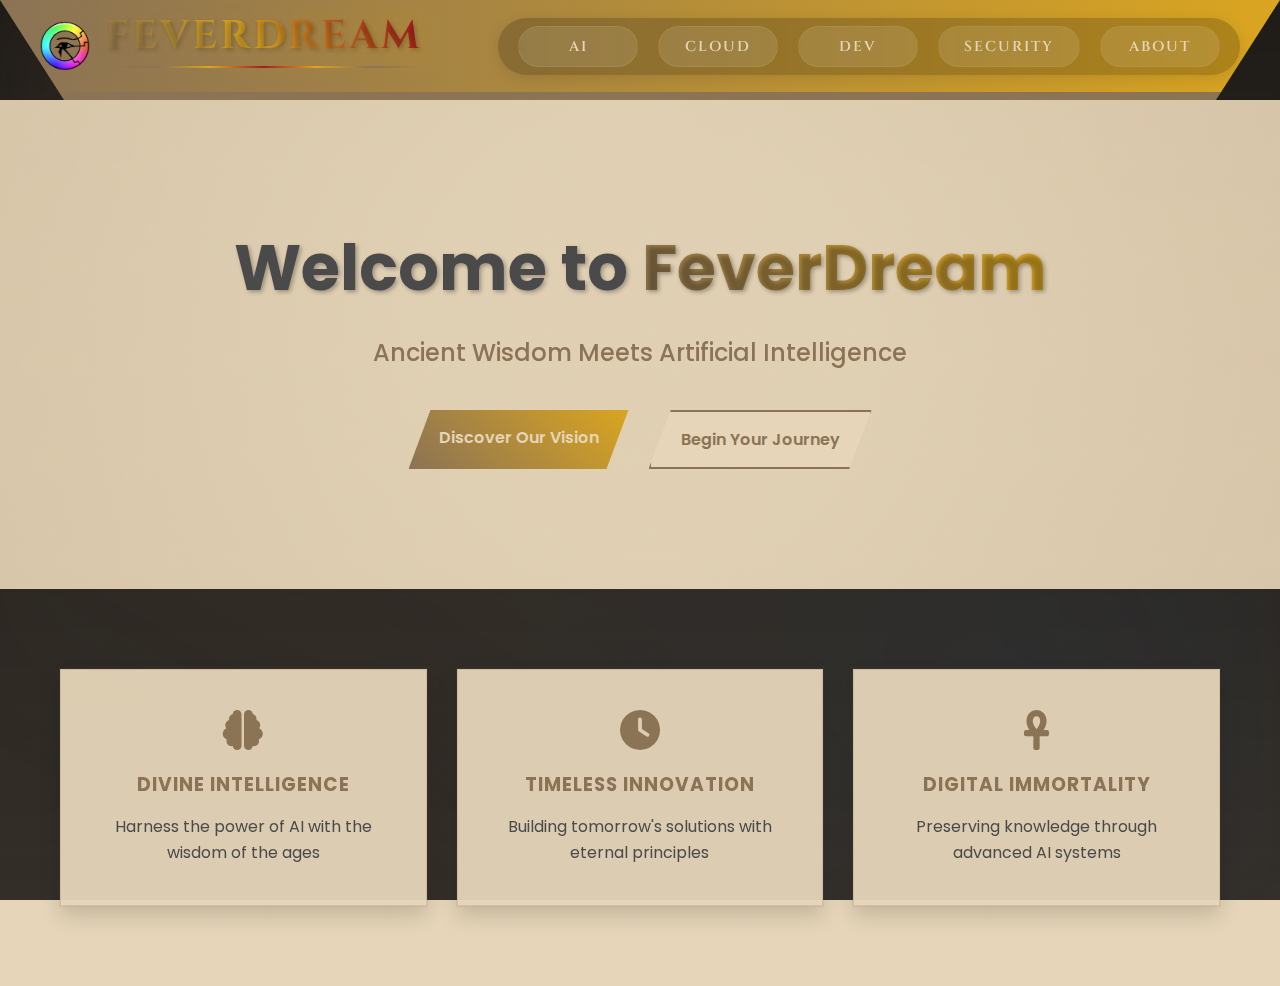
<file: index.html>
<!DOCTYPE html>
<html lang="en">
<head>
    <meta charset="UTF-8">
    <meta name="viewport" content="width=device-width, initial-scale=1.0">
    <title>FeverDream</title>
    <link rel="icon" type="image/x-icon" href="/favicon.ico">
    <link rel="stylesheet" href="styles.css">
    <link rel="stylesheet" href="https://cdnjs.cloudflare.com/ajax/libs/font-awesome/6.0.0/css/all.min.css">
    <link href="https://fonts.googleapis.com/css2?family=Cinzel:wght@400;700&family=Poppins:wght@300;400;600;700&display=swap" rel="stylesheet">
</head>
<body>
    <header>
        <div class="header-content">
            <div class="logo-section">
                <a href="index.html" class="logo-container">
                    <img src="FEVER DREAM.png" alt="FEVERDREAM Logo" class="logo-img">
                    <h1 class="site-title">FEVERDREAM</h1>
                </a>
            </div>
            <nav class="nav-bar">
                <a href="ai.html" class="nav-button">AI</a>
                <a href="cloud.html" class="nav-button">Cloud</a>
                <a href="dev.html" class="nav-button">DEV</a>
                <a href="security.html" class="nav-button">Security</a>
                <a href="about.html" class="nav-button">About</a>
            </nav>
        </div>
    </header>

    <main>
        <section class="hero">
            <h1>Welcome to <span class="gradient-text">FeverDream</span></h1>
            <p class="tagline">Ancient Wisdom Meets Artificial Intelligence</p>
            <div class="cta-buttons">
                <a href="about.html" class="cta-button primary">Discover Our Vision</a>
                <a href="mailto:vendas@feverdream.dev" class="cta-button secondary">Begin Your Journey</a>
            </div>
        </section>

        <section class="features">
            <div class="feature-card">
                <i class="fas fa-brain"></i>
                <h3>Divine Intelligence</h3>
                <p>Harness the power of AI with the wisdom of the ages</p>
            </div>
            <div class="feature-card">
                <i class="fas fa-clock"></i>
                <h3>Timeless Innovation</h3>
                <p>Building tomorrow's solutions with eternal principles</p>
            </div>
            <div class="feature-card">
                <i class="fas fa-ankh"></i>
                <h3>Digital Immortality</h3>
                <p>Preserving knowledge through advanced AI systems</p>
            </div>
        </section>

        <section class="animated-background">
            <div class="particles"></div>
        </section>
    </main>

    <script src="script.js"></script>
</body>
</html>
</file>
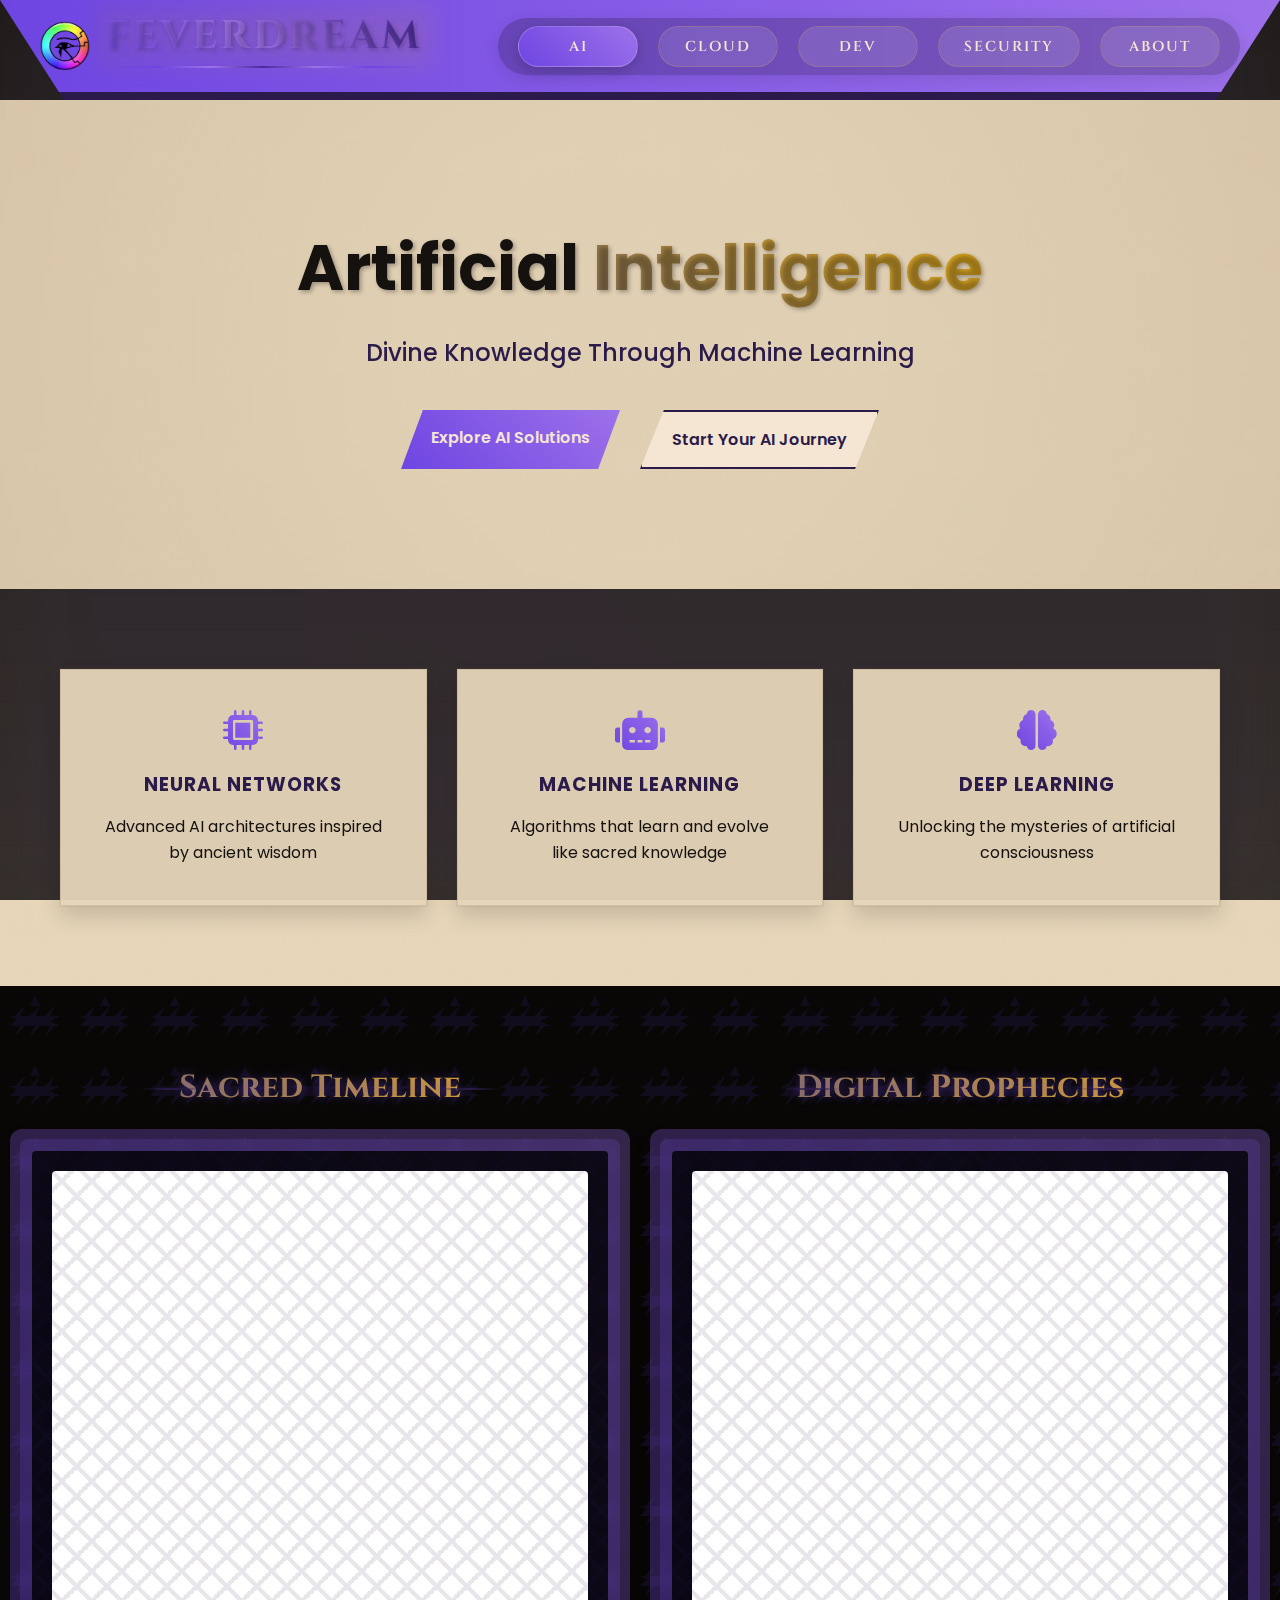
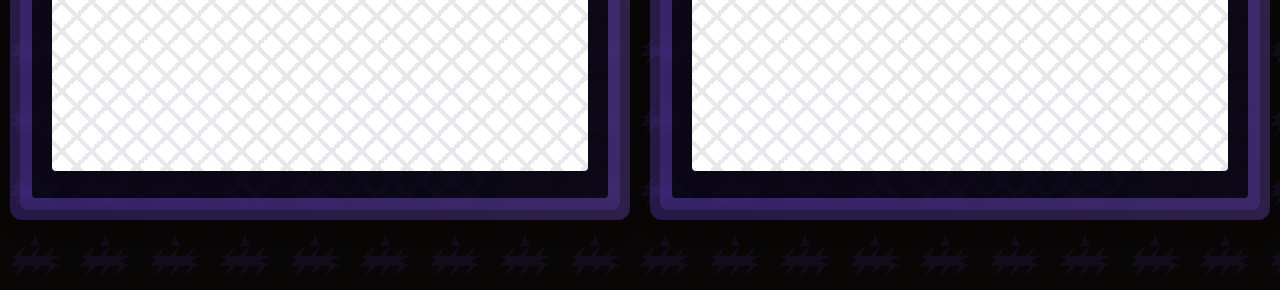
<file: ai.html>
<!DOCTYPE html>
<html lang="en">
<head>
    <meta charset="UTF-8">
    <meta name="viewport" content="width=device-width, initial-scale=1.0">
    <title>FeverDream</title>
    <link rel="icon" type="image/x-icon" href="/favicon.ico">
    <link rel="stylesheet" href="styles.css">
    <link rel="stylesheet" href="ai-styles.css">
    <link rel="stylesheet" href="https://cdnjs.cloudflare.com/ajax/libs/font-awesome/6.0.0/css/all.min.css">
    <link href="https://fonts.googleapis.com/css2?family=Cinzel:wght@400;700&family=Poppins:wght@300;400;600;700&display=swap" rel="stylesheet">
</head>
<body class="ai-theme">
    <header>
        <div class="header-content">
            <div class="logo-section">
                <a href="index.html" class="logo-container">
                    <img src="FEVER DREAM.png" alt="FEVERDREAM Logo" class="logo-img">
                    <h1 class="site-title">FEVERDREAM</h1>
                </a>
            </div>
            <nav class="nav-bar">
                <a href="ai.html" class="nav-button active">AI</a>
                <a href="cloud.html" class="nav-button">Cloud</a>
                <a href="dev.html" class="nav-button">DEV</a>
                <a href="security.html" class="nav-button">Security</a>
                <a href="about.html" class="nav-button">About</a>
            </nav>
        </div>
    </header>

    <main>
        <section class="hero">
            <h1>Artificial <span class="gradient-text">Intelligence</span></h1>
            <p class="tagline">Divine Knowledge Through Machine Learning</p>
            <div class="cta-buttons">
                <a href="#solutions" class="cta-button primary">Explore AI Solutions</a>
                <a href="mailto:vendas@feverdream.dev?subject=Starting%20My%20AI%20Journey&body=Hello%20FeverDream%20Team,%0A%0AI'm%20interested%20in%20starting%20my%20AI%20journey%20with%20FeverDream.%20Please%20provide%20me%20with%20more%20information%20about%20your%20AI%20solutions.%0A%0ABest%20regards" class="cta-button secondary">Start Your AI Journey</a>
            </div>
        </section>

        <section class="features">
            <div class="feature-card">
                <i class="fas fa-microchip"></i>
                <h3>Neural Networks</h3>
                <p>Advanced AI architectures inspired by ancient wisdom</p>
            </div>
            <div class="feature-card">
                <i class="fas fa-robot"></i>
                <h3>Machine Learning</h3>
                <p>Algorithms that learn and evolve like sacred knowledge</p>
            </div>
            <div class="feature-card">
                <i class="fas fa-brain"></i>
                <h3>Deep Learning</h3>
                <p>Unlocking the mysteries of artificial consciousness</p>
            </div>
        </section>

        <section class="animated-background">
            <div class="particles"></div>
        </section>

        <section class="social-section">
            <div class="container">
                <div class="social-grid">
                    <div class="instagram-portal">
                        <h2 class="portal-title"><span class="gradient-text">Sacred Timeline</span></h2>
                        <div class="portal-frame">
                            <div class="hieroglyph-border">
                                <iframe
                                    src="https://www.instagram.com/feverdream.dev/embed"
                                    width="100%"
                                    height="600"
                                    frameborder="0"
                                    scrolling="no"
                                    allowtransparency="true">
                                </iframe>
                            </div>
                        </div>
                    </div>
                    <div class="crypto-news">
                        <h2 class="portal-title"><span class="gradient-text">Digital Prophecies</span></h2>
                        <div class="portal-frame">
                            <div class="hieroglyph-border">
                                <iframe
                                    src="https://www.instagram.com/kryptokingnews/embed"
                                    width="100%"
                                    height="600"
                                    frameborder="0"
                                    scrolling="no"
                                    allowtransparency="true">
                                </iframe>
                            </div>
                        </div>
                    </div>
                </div>
            </div>
        </section>
    </main>

    <script src="script.js"></script>
</body>
</html>
</file>
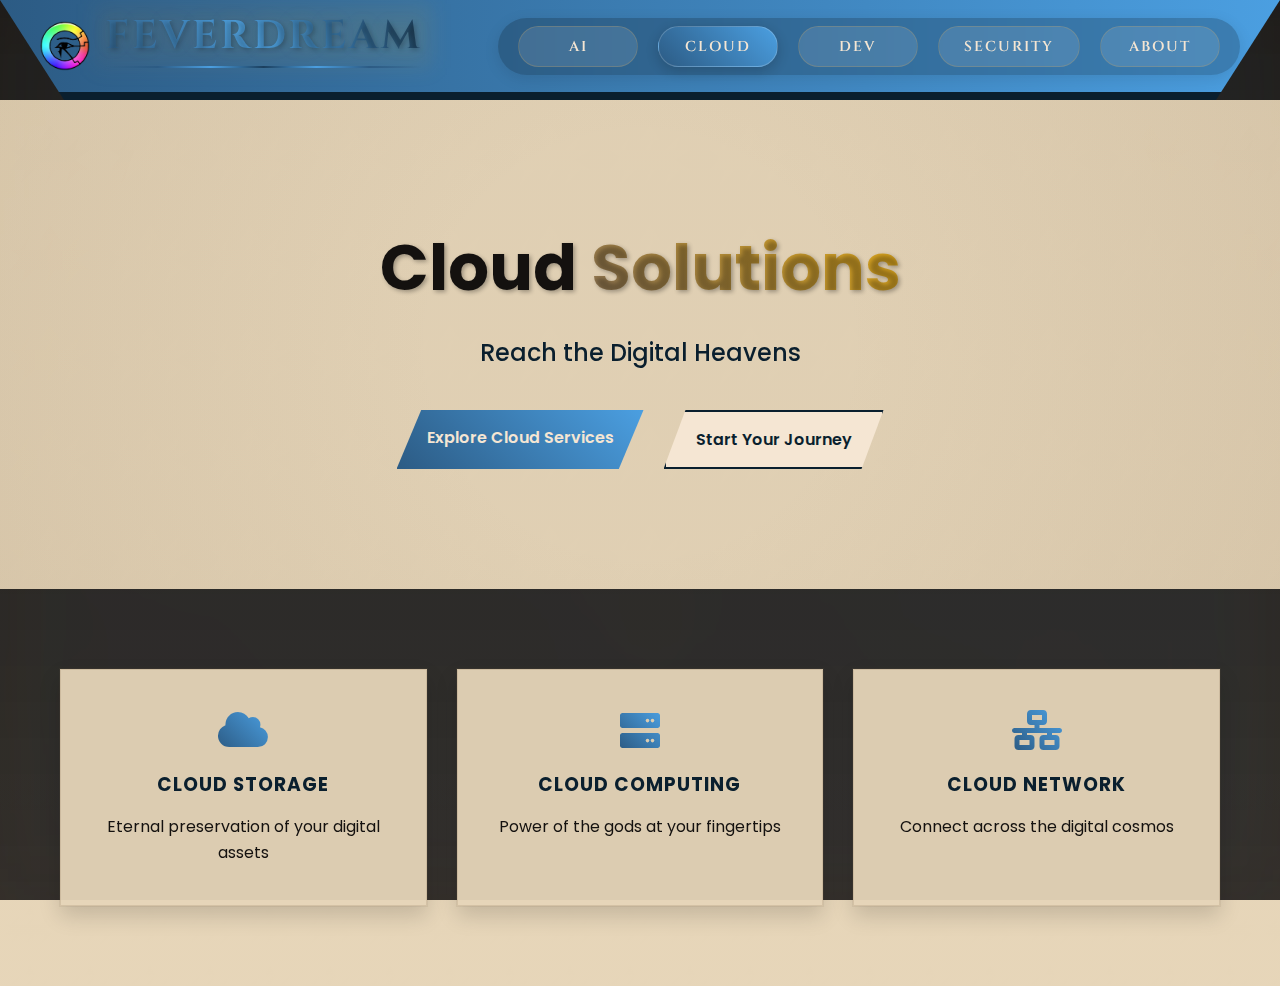
<file: cloud.html>
<!DOCTYPE html>
<html lang="en">
<head>
    <meta charset="UTF-8">
    <meta name="viewport" content="width=device-width, initial-scale=1.0">
    <title>FeverDream</title>
    <link rel="icon" type="image/x-icon" href="/favicon.ico">
    <link rel="stylesheet" href="styles.css">
    <link rel="stylesheet" href="cloud-styles.css">
    <link rel="stylesheet" href="cloud-services.css">
    <link rel="stylesheet" href="https://cdnjs.cloudflare.com/ajax/libs/font-awesome/6.0.0/css/all.min.css">
    <link href="https://fonts.googleapis.com/css2?family=Cinzel:wght@400;700&family=Poppins:wght@300;400;600;700&display=swap" rel="stylesheet">
</head>
<body class="cloud-theme">
    <header>
        <div class="header-content">
            <div class="logo-section">
                <a href="index.html" class="logo-container">
                    <img src="FEVER DREAM.png" alt="FEVERDREAM Logo" class="logo-img">
                    <h1 class="site-title">FEVERDREAM</h1>
                </a>
            </div>
            <nav class="nav-bar">
                <a href="ai.html" class="nav-button">AI</a>
                <a href="cloud.html" class="nav-button active">Cloud</a>
                <a href="dev.html" class="nav-button">DEV</a>
                <a href="security.html" class="nav-button">Security</a>
                <a href="about.html" class="nav-button">About</a>
            </nav>
        </div>
    </header>

    <main>
        <section class="hero">
            <h1>Cloud <span class="gradient-text">Solutions</span></h1>
            <p class="tagline">Reach the Digital Heavens</p>
            <div class="cta-buttons">
                <a href="#" class="cta-button primary explore-cloud-services">Explore Cloud Services</a>
                <a href="#contact" class="cta-button secondary">Start Your Journey</a>
            </div>
        </section>

        <section class="features">
            <div class="feature-card">
                <i class="fas fa-cloud"></i>
                <h3>Cloud Storage</h3>
                <p>Eternal preservation of your digital assets</p>
            </div>
            <div class="feature-card">
                <i class="fas fa-server"></i>
                <h3>Cloud Computing</h3>
                <p>Power of the gods at your fingertips</p>
            </div>
            <div class="feature-card">
                <i class="fas fa-network-wired"></i>
                <h3>Cloud Network</h3>
                <p>Connect across the digital cosmos</p>
            </div>
        </section>

        <!-- Cloud Services Modal -->
        <div class="cloud-services-modal">
            <div class="modal-content">
                <button class="close-modal"><i class="fas fa-times"></i></button>
                <h2 class="service-title">Our Cloud Services</h2>
                <div class="services-grid">
                    <div class="service-card">
                        <div class="service-icon">
                            <i class="fas fa-building"></i>
                        </div>
                        <h3 class="service-title">Building</h3>
                        <p class="service-description">Custom cloud infrastructure design and implementation tailored to your needs. From architecture planning to deployment.</p>
                    </div>
                    <div class="service-card">
                        <div class="service-icon">
                            <i class="fas fa-server"></i>
                        </div>
                        <h3 class="service-title">Hosting</h3>
                        <p class="service-description">Reliable and scalable hosting solutions with advanced security features and global content delivery networks.</p>
                    </div>
                    <div class="service-card">
                        <div class="service-icon">
                            <i class="fas fa-cogs"></i>
                        </div>
                        <h3 class="service-title">Maintaining</h3>
                        <p class="service-description">Comprehensive maintenance services including monitoring, updates, optimization, and 24/7 technical support.</p>
                    </div>
                </div>
            </div>
        </div>

        <section class="animated-background">
            <div class="particles"></div>
        </section>
    </main>

    <script src="script.js"></script>
    <script src="cloud-services.js"></script>
</body>
</html>
</file>
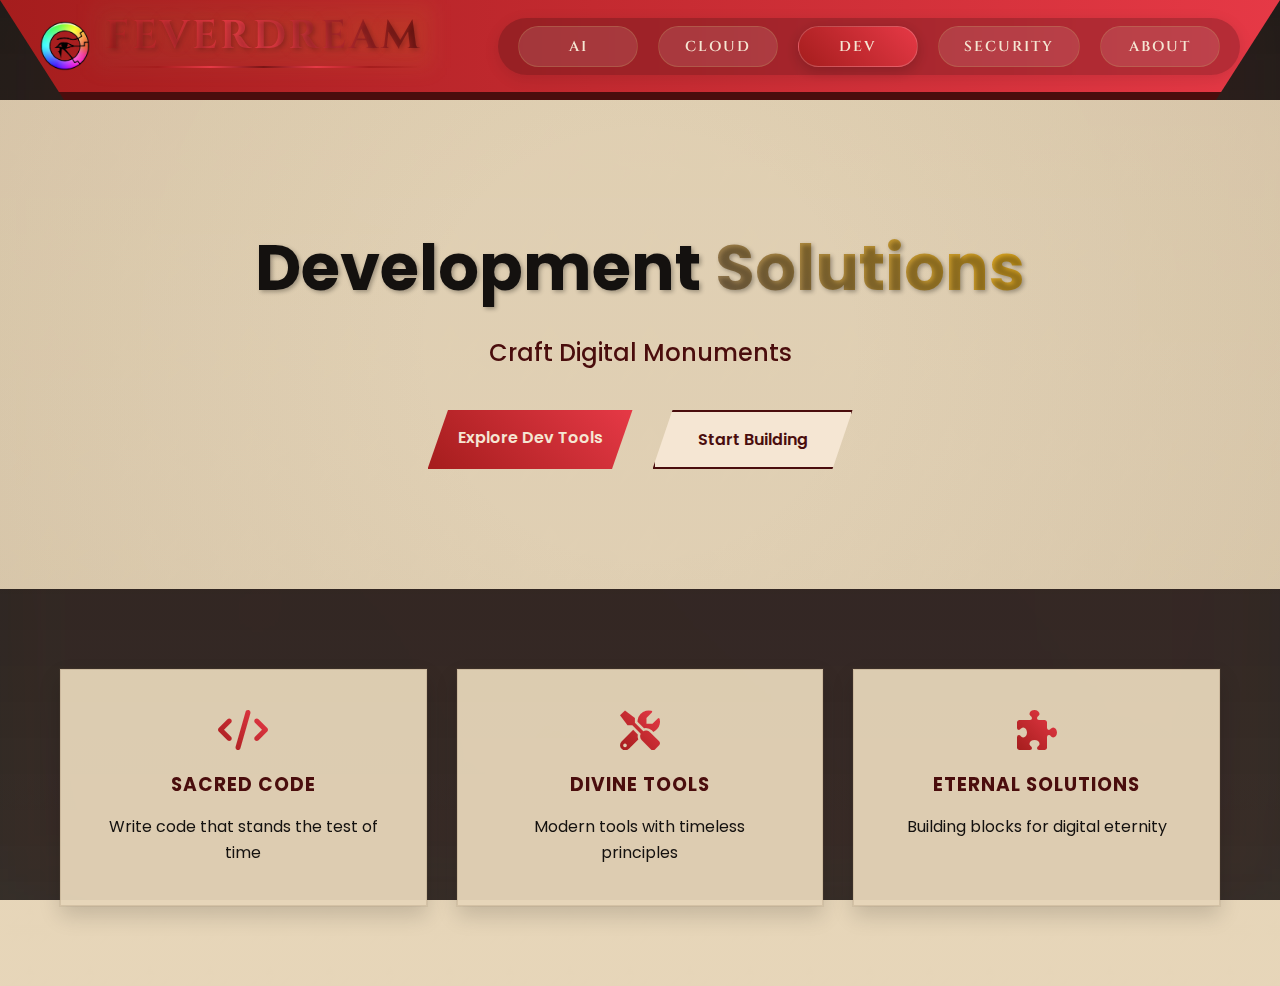
<file: dev.html>
<!DOCTYPE html>
<html lang="en">
<head>
    <meta charset="UTF-8">
    <meta name="viewport" content="width=device-width, initial-scale=1.0">
    <title>FeverDream</title>
    <link rel="icon" type="image/x-icon" href="/favicon.ico">
    <link rel="stylesheet" href="styles.css">
    <link rel="stylesheet" href="dev-styles.css">
    <link rel="stylesheet" href="dev-services.css">
    <link rel="stylesheet" href="https://cdnjs.cloudflare.com/ajax/libs/font-awesome/6.0.0/css/all.min.css">
    <link href="https://fonts.googleapis.com/css2?family=Cinzel:wght@400;700&family=Poppins:wght@300;400;600;700&display=swap" rel="stylesheet">
</head>
<body class="dev-theme">
    <header>
        <div class="header-content">
            <div class="logo-section">
                <a href="index.html" class="logo-container">
                    <img src="FEVER DREAM.png" alt="FEVERDREAM Logo" class="logo-img">
                    <h1 class="site-title">FEVERDREAM</h1>
                </a>
            </div>
            <nav class="nav-bar">
                <a href="ai.html" class="nav-button">AI</a>
                <a href="cloud.html" class="nav-button">Cloud</a>
                <a href="dev.html" class="nav-button active">DEV</a>
                <a href="security.html" class="nav-button">Security</a>
                <a href="about.html" class="nav-button">About</a>
            </nav>
        </div>
    </header>

    <main>
        <section class="hero">
            <h1>Development <span class="gradient-text">Solutions</span></h1>
            <p class="tagline">Craft Digital Monuments</p>
            <div class="cta-buttons">
                <a href="#" class="cta-button primary explore-dev-services">Explore Dev Tools</a>
                <a href="#contact" class="cta-button secondary">Start Building</a>
            </div>
        </section>

        <section class="features">
            <div class="feature-card">
                <i class="fas fa-code"></i>
                <h3>Sacred Code</h3>
                <p>Write code that stands the test of time</p>
            </div>
            <div class="feature-card">
                <i class="fas fa-tools"></i>
                <h3>Divine Tools</h3>
                <p>Modern tools with timeless principles</p>
            </div>
            <div class="feature-card">
                <i class="fas fa-puzzle-piece"></i>
                <h3>Eternal Solutions</h3>
                <p>Building blocks for digital eternity</p>
            </div>
        </section>

        <!-- Dev Services Modal -->
        <div class="dev-services-modal">
            <div class="dev-modal-content">
                <button class="close-modal"><i class="fas fa-times"></i></button>
                <h2>Development Services</h2>
                <div class="dev-services-grid">
                    <div class="dev-service-card">
                        <div class="dev-service-icon">
                            <i class="fas fa-brain"></i>
                        </div>
                        <h3 class="dev-service-title">AI Development</h3>
                        <p class="dev-service-description">Custom AI solutions and machine learning models. From computer vision to natural language processing, we build intelligent systems that drive innovation.</p>
                    </div>
                    <div class="dev-service-card">
                        <div class="dev-service-icon">
                            <i class="fas fa-robot"></i>
                        </div>
                        <h3 class="dev-service-title">LLM Development</h3>
                        <p class="dev-service-description">Specialized in Large Language Models implementation and fine-tuning. Create powerful AI assistants and natural language processing solutions.</p>
                    </div>
                    <div class="dev-service-card">
                        <div class="dev-service-icon">
                            <i class="fas fa-database"></i>
                        </div>
                        <h3 class="dev-service-title">Backend Systems</h3>
                        <p class="dev-service-description">Robust backend infrastructure, APIs, and database solutions. Scalable and secure server-side development.</p>
                    </div>
                </div>
            </div>
        </div>

        <section class="animated-background">
            <div class="particles"></div>
        </section>
    </main>

    <script src="script.js"></script>
    <script src="dev-services.js"></script>
</body>
</html>
</file>
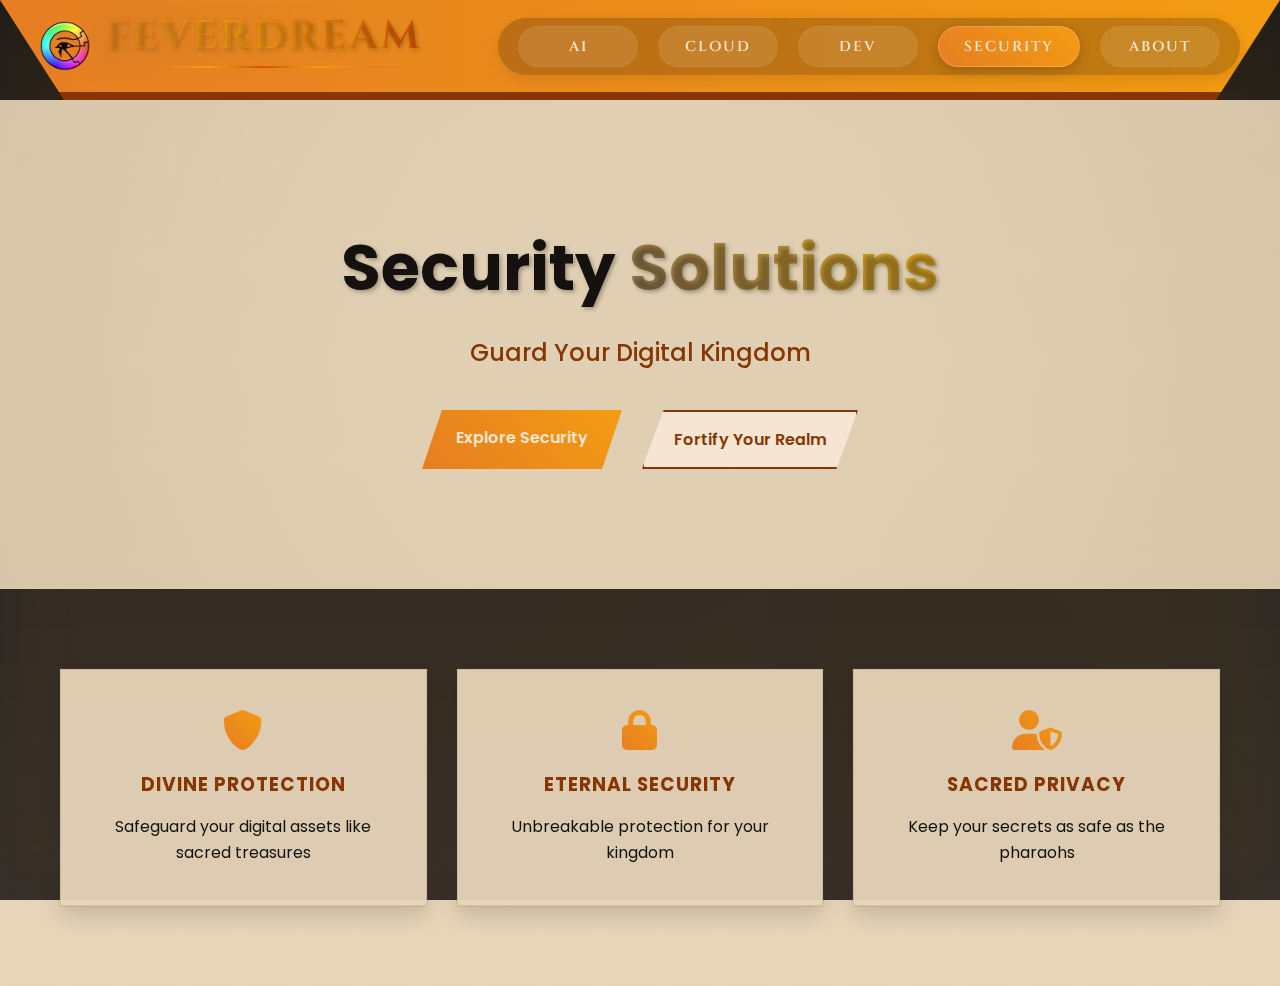
<file: security.html>
<!DOCTYPE html>
<html lang="en">
<head>
    <meta charset="UTF-8">
    <meta name="viewport" content="width=device-width, initial-scale=1.0">
    <title>FeverDream</title>
    <link rel="icon" type="image/x-icon" href="/favicon.ico">
    <link rel="stylesheet" href="styles.css">
    <link rel="stylesheet" href="security-styles.css">
    <link rel="stylesheet" href="security-services.css">
    <link rel="stylesheet" href="https://cdnjs.cloudflare.com/ajax/libs/font-awesome/6.0.0/css/all.min.css">
    <link href="https://fonts.googleapis.com/css2?family=Cinzel:wght@400;700&family=Poppins:wght@300;400;600;700&display=swap" rel="stylesheet">
</head>
<body class="security-theme">
    <header>
        <div class="header-content">
            <div class="logo-section">
                <a href="index.html" class="logo-container">
                    <img src="FEVER DREAM.png" alt="FEVERDREAM Logo" class="logo-img">
                    <h1 class="site-title">FEVERDREAM</h1>
                </a>
            </div>
            <nav class="nav-bar">
                <a href="ai.html" class="nav-button">AI</a>
                <a href="cloud.html" class="nav-button">Cloud</a>
                <a href="dev.html" class="nav-button">DEV</a>
                <a href="security.html" class="nav-button active">Security</a>
                <a href="about.html" class="nav-button">About</a>
            </nav>
        </div>
    </header>

    <main>
        <section class="hero">
            <h1>Security <span class="gradient-text">Solutions</span></h1>
            <p class="tagline">Guard Your Digital Kingdom</p>
            <div class="cta-buttons">
                <a href="#" class="cta-button primary explore-security-services">Explore Security</a>
                <a href="#contact" class="cta-button secondary">Fortify Your Realm</a>
            </div>
        </section>

        <section class="features">
            <div class="feature-card">
                <i class="fas fa-shield-alt"></i>
                <h3>Divine Protection</h3>
                <p>Safeguard your digital assets like sacred treasures</p>
            </div>
            <div class="feature-card">
                <i class="fas fa-lock"></i>
                <h3>Eternal Security</h3>
                <p>Unbreakable protection for your kingdom</p>
            </div>
            <div class="feature-card">
                <i class="fas fa-user-shield"></i>
                <h3>Sacred Privacy</h3>
                <p>Keep your secrets as safe as the pharaohs</p>
            </div>
        </section>

        <!-- Security Services Modal -->
        <div class="security-services-modal">
            <div class="security-modal-content">
                <button class="close-modal"><i class="fas fa-times"></i></button>
                <h2>Security Services</h2>
                <div class="security-services-grid">
                    <div class="security-service-card">
                        <div class="security-service-icon">
                            <i class="fas fa-shield-virus"></i>
                        </div>
                        <h3 class="security-service-title">Security Reformation</h3>
                        <p class="security-service-description">Complete security infrastructure overhaul and modernization. Implement cutting-edge security protocols and best practices for maximum protection.</p>
                    </div>
                    <div class="security-service-card">
                        <div class="security-service-icon">
                            <i class="fas fa-shield-alt"></i>
                        </div>
                        <h3 class="security-service-title">Protection Development</h3>
                        <p class="security-service-description">Custom security solutions and advanced protection systems. Develop robust security measures tailored to your specific needs and threats.</p>
                    </div>
                    <div class="security-service-card">
                        <div class="security-service-icon">
                            <i class="fas fa-database"></i>
                        </div>
                        <h3 class="security-service-title">Data Assurance</h3>
                        <p class="security-service-description">Comprehensive data protection and integrity verification. Ensure your sensitive information remains secure and uncompromised at all times.</p>
                    </div>
                </div>
            </div>
        </div>

        <section class="animated-background">
            <div class="particles"></div>
        </section>
    </main>

    <script src="script.js"></script>
    <script src="security-services.js"></script>
</body>
</html>
</file>
<file: styles.css>
:root {
    --primary-color: #8B7355; /* Darker Egyptian Gold */
    --secondary-color: #DAA520; /* Darker Gold */
    --text-color: #4A4A4A; /* Darker Text */
    --background-color: #E6D5B8; /* Darker Sand */
    --hieroglyph-color: #8B7355; /* Darker Hieroglyph Color */
    --accent-color: #A51D1D;     /* Egyptian red */
}

* {
    margin: 0;
    padding: 0;
    box-sizing: border-box;
}

body {
    font-family: 'Poppins', sans-serif;
    background-color: var(--background-color);
    color: var(--text-color);
    overflow-x: hidden;
    background-image: 
        linear-gradient(rgba(230, 213, 184, 0.97), rgba(230, 213, 184, 0.97)),
        url("data:image/svg+xml,%3Csvg width='60' height='60' viewBox='0 0 60 60' xmlns='http://www.w3.org/2000/svg'%3E%3Cpath d='M30 5L35 15H25L30 5zM15 25H5L15 30L5 35H15L10 45L20 35H30L25 45L35 35H45L40 45L50 35H55L45 30L55 25H45L50 15L40 25H30L35 15L25 25H15L20 15L10 25H5L15 30L5 35z' fill='%238B7355' fill-opacity='0.1'/%3E%3C/svg%3E");
}

header {
    height: 100px;
    display: flex;
    align-items: center;
    justify-content: center;
    position: relative;
    background: linear-gradient(to right, var(--primary-color), var(--secondary-color));
    border-bottom: 8px solid var(--hieroglyph-color);
    clip-path: polygon(0 0, 100% 0, 95% 100%, 5% 100%);
    padding: 20px 40px;
}

.header-content {
    display: flex;
    align-items: center;
    justify-content: space-between;
    width: 100%;
    max-width: 1400px;
}

.logo-section {
    display: flex;
    align-items: center;
    gap: 20px;
    position: relative;
    height: 80px;
}

.logo-container {
    display: flex;
    align-items: center;
    gap: 15px;
    text-decoration: none;
    transition: transform 0.3s ease;
}

.logo-container:hover {
    transform: scale(1.02);
}

.logo-container:active {
    transform: scale(0.98);
}

.logo-img {
    width: 50px;
    height: 50px;
}

.site-title {
    font-family: 'Cinzel', serif;
    font-size: 2.5rem;
    font-weight: 700;
    text-transform: uppercase;
    letter-spacing: 3px;
    position: relative;
    background: linear-gradient(
        45deg,
        var(--primary-color) 0%,
        var(--secondary-color) 25%,
        var(--accent-color) 50%,
        var(--secondary-color) 75%,
        var(--primary-color) 100%
    );
    background-size: 200% auto;
    -webkit-background-clip: text;
    background-clip: text;
    -webkit-text-fill-color: transparent;
    animation: gradient 8s linear infinite;
    text-shadow: 
        2px 2px 4px rgba(0, 0, 0, 0.2),
        0 0 20px rgba(218, 165, 32, 0.1);
}

.site-title::before {
    content: '';
    position: absolute;
    top: -5px;
    left: -10px;
    right: -10px;
    bottom: -5px;
    background: linear-gradient(
        45deg,
        rgba(139, 115, 85, 0.1),
        rgba(218, 165, 32, 0.1)
    );
    filter: blur(10px);
    z-index: -1;
}

.site-title::after {
    content: '';
    position: absolute;
    bottom: -5px;
    left: 0;
    width: 100%;
    height: 2px;
    background: linear-gradient(
        to right,
        transparent,
        var(--primary-color),
        var(--secondary-color),
        var(--accent-color),
        var(--secondary-color),
        var(--primary-color),
        transparent
    );
    animation: shimmer 3s infinite;
}

.logo {
    display: flex;
    align-items: center;
    justify-content: center;
    height: 80px;
    width: 80px;
}

.logo img {
    height: 80px;
    width: 80px;
    filter: drop-shadow(0 0 10px rgba(139, 115, 85, 0.3));
}

.hieroglyph-text-container {
    display: flex;
    align-items: center;
    height: 100%;
    padding-left: 20px;
}

.hieroglyph-text {
    font-family: 'Cinzel', serif;
    font-size: 28px;
    font-weight: 700;
    color: var(--primary-color);
    position: relative;
    display: flex;
    align-items: center;
    letter-spacing: 2px;
    text-shadow: 2px 2px 4px rgba(0, 0, 0, 0.2);
    background: linear-gradient(45deg, var(--primary-color), var(--secondary-color));
    -webkit-background-clip: text;
    background-clip: text;
    -webkit-text-fill-color: transparent;
}

.wing {
    height: 2px;
    width: 100px;
    background: linear-gradient(
        to var(--direction, right),
        transparent,
        var(--primary-color),
        transparent
    );
    position: relative;
}

.wing::after {
    content: '';
    position: absolute;
    top: -3px;
    left: 0;
    right: 0;
    height: 8px;
    background: repeating-linear-gradient(
        90deg,
        transparent,
        transparent 5px,
        var(--primary-color) 5px,
        var(--primary-color) 6px
    );
    opacity: 0.5;
}

.left-wing {
    --direction: right;
}

.right-wing {
    --direction: left;
}

.nav-bar {
    display: flex;
    gap: 20px;
    background: rgba(0, 0, 0, 0.2);
    padding: 8px 20px;
    border-radius: 30px;
    backdrop-filter: blur(5px);
    box-shadow: 0 4px 15px rgba(0, 0, 0, 0.1);
}

.nav-button {
    text-decoration: none;
    color: var(--background-color);
    padding: 10px 25px;
    font-family: 'Cinzel', serif;
    font-weight: 600;
    position: relative;
    transition: all 0.3s ease;
    text-transform: uppercase;
    letter-spacing: 2px;
    font-size: 0.9rem;
    border: 1px solid transparent;
    border-radius: 30px;
    display: flex;
    align-items: center;
    justify-content: center;
    min-width: 120px;
    background: linear-gradient(
        to right,
        transparent 0%,
        transparent 50%,
        rgba(255, 255, 255, 0.1) 50%,
        rgba(255, 255, 255, 0.1) 100%
    );
    background-size: 200% 100%;
    background-position: 100% 0;
    position: relative;
    overflow: hidden;
    transition: all 0.3s ease;
    border: 1px solid rgba(192, 160, 98, 0.3);
}

.nav-button::before {
    content: '';
    position: absolute;
    top: 50%;
    left: 50%;
    width: 300%;
    height: 300%;
    background: radial-gradient(circle, rgba(192, 160, 98, 0.2), transparent 70%);
    transform: translate(-50%, -50%) scale(0);
    transition: transform 0.6s ease-out;
}

.nav-button:hover::before {
    transform: translate(-50%, -50%) scale(1);
}

.nav-button::after {
    content: '';
    position: absolute;
    bottom: 0;
    left: 0;
    width: 100%;
    height: 2px;
    background: linear-gradient(90deg, transparent, #C0A062, transparent);
    transform: scaleX(0);
    transition: transform 0.3s ease;
}

.nav-button:hover::after {
    transform: scaleX(1);
}

.nav-button:hover {
    border-color: rgba(255, 255, 255, 0.3);
    background-position: 0 0;
    transform: translateY(-2px);
}

.nav-button.active {
    background: linear-gradient(45deg, var(--primary-color), var(--secondary-color));
    color: var(--background-color);
    border: 1px solid rgba(255, 255, 255, 0.2);
    box-shadow: 0 4px 15px rgba(0, 0, 0, 0.2);
}

.nav-button.active:before {
    opacity: 0;
}

.nav-button:after {
    content: '';
    position: absolute;
    bottom: -2px;
    left: 50%;
    transform: translateX(-50%) scaleX(0);
    width: 80%;
    height: 2px;
    background: var(--background-color);
    transition: transform 0.3s ease;
}

.nav-button:hover:after {
    transform: translateX(-50%) scaleX(1);
}

.nav-button.active:after {
    display: none;
}

.hero {
    text-align: center;
    padding: 120px 20px;
    position: relative;
    overflow: hidden;
    background: linear-gradient(rgba(230, 213, 184, 0.97), rgba(230, 213, 184, 0.97)),
                url("data:image/svg+xml,%3Csvg width='100' height='100' viewBox='0 0 100 100' xmlns='http://www.w3.org/2000/svg'%3E%3Cpath d='M50 25L60 40H40L50 25zM25 50H10L25 60L10 70H25L20 85L35 70H50L45 85L55 70H70L65 85L80 70H90L75 60L90 50H75L80 35L65 50H50L55 35L45 50H25L30 35L20 50H10L25 60L10 70z' fill='%238B7355' fill-opacity='0.1'/%3E%3C/svg%3E");
    position: relative;
    overflow: hidden;
    transform: none !important;
    transition: none !important;
}

.hero h1 {
    position: relative;
    text-shadow: 2px 2px 4px rgba(0, 0, 0, 0.3);
    animation: textGlow 3s infinite alternate;
}

.hero::before {
    content: '';
    position: absolute;
    top: 0;
    left: 0;
    right: 0;
    bottom: 0;
    background: radial-gradient(circle at center, transparent 30%, rgba(139, 115, 85, 0.1));
    animation: pulseGlow 4s infinite;
}

.gradient-text {
    background: linear-gradient(
        45deg,
        #8B7355,
        #DAA520,
        #8B7355
    );
    background-size: 200% auto;
    -webkit-background-clip: text;
    background-clip: text;
    -webkit-text-fill-color: transparent;
    animation: gradientFlow 3s linear infinite;
}

h1 {
    font-size: 4rem;
    margin-bottom: 20px;
}

.tagline {
    font-size: 1.5rem;
    color: var(--hieroglyph-color);
    margin-bottom: 40px;
    font-weight: 500;
}

.cta-buttons {
    display: flex;
    gap: 20px;
    justify-content: center;
    margin-top: 40px;
}

.cta-button {
    padding: 15px 30px;
    border-radius: 0;
    text-decoration: none;
    font-weight: 600;
    transition: transform 0.3s ease, box-shadow 0.3s ease;
    clip-path: polygon(10% 0, 100% 0, 90% 100%, 0 100%);
    min-width: 200px;
}

.cta-button:hover {
    transform: translateY(-2px);
    box-shadow: 0 4px 12px rgba(97, 75, 54, 0.2);
}

.primary {
    background: linear-gradient(45deg, var(--primary-color), var(--secondary-color));
    color: var(--background-color);
}

.secondary {
    background: var(--background-color);
    color: var(--hieroglyph-color);
    border: 2px solid var(--hieroglyph-color);
}

.features {
    display: grid;
    grid-template-columns: repeat(auto-fit, minmax(300px, 1fr));
    gap: 30px;
    padding: 80px 20px;
    max-width: 1200px;
    margin: 0 auto;
}

.feature-card {
    background: rgba(230, 213, 184, 0.95);
    padding: 40px;
    text-align: center;
    transition: transform 0.3s ease;
    position: relative;
    border: 1px solid rgba(139, 115, 85, 0.2);
    box-shadow: 
        0 10px 20px rgba(0, 0, 0, 0.15),
        0 0 0 1px rgba(139, 115, 85, 0.1);
    transform-style: preserve-3d;
    transition: all 0.5s cubic-bezier(0.4, 0, 0.2, 1);
}

.feature-card:hover {
    transform: translateY(-10px) rotateX(5deg);
    box-shadow: 
        0 20px 30px rgba(0, 0, 0, 0.2),
        0 0 0 2px rgba(139, 115, 85, 0.2);
}

.feature-card::before {
    content: '';
    position: absolute;
    top: 0;
    left: 0;
    right: 0;
    bottom: 0;
    background: linear-gradient(45deg, transparent, rgba(139, 115, 85, 0.1), transparent);
    transform: translateZ(-1px);
    opacity: 0;
    transition: opacity 0.3s ease;
}

.feature-card:hover::before {
    opacity: 1;
}

.feature-card i {
    font-size: 2.5rem;
    color: var(--primary-color);
    margin-bottom: 20px;
}

.feature-card h3 {
    margin-bottom: 15px;
    color: var(--hieroglyph-color);
    text-transform: uppercase;
    letter-spacing: 1px;
}

.feature-card p {
    color: var(--text-color);
    line-height: 1.6;
}

.animated-background {
    position: fixed;
    top: 0;
    left: 0;
    width: 100%;
    height: 100%;
    z-index: -1;
    overflow: hidden;
    background: linear-gradient(
        to bottom,
        rgba(20, 17, 15, 0.95),
        rgba(20, 17, 15, 0.85)
    );
}

.particles {
    position: absolute;
    width: 100%;
    height: 100%;
    background: 
        radial-gradient(circle at 20% 20%, rgba(139, 115, 85, 0.1) 0%, transparent 50%),
        radial-gradient(circle at 80% 80%, rgba(44, 91, 132, 0.1) 0%, transparent 50%),
        radial-gradient(circle at 50% 50%, rgba(139, 115, 85, 0.05) 0%, transparent 70%);
    filter: blur(40px);
    animation: particleMove 20s infinite alternate;
}

@font-face {
    font-family: 'Hieroglyphic';
    src: url('https://fonts.googleapis.com/css2?family=Noto+Sans+Egyptian+Hieroglyphs&display=swap');
}

@keyframes textGlow {
    0% {
        text-shadow: 0 0 10px rgba(139, 115, 85, 0.5);
    }
    100% {
        text-shadow: 0 0 20px rgba(139, 115, 85, 0.8);
    }
}

@keyframes pulseGlow {
    0%, 100% {
        opacity: 0.5;
        transform: scale(1);
    }
    50% {
        opacity: 0.8;
        transform: scale(1.05);
    }
}

@keyframes particleMove {
    0% {
        transform: translate(0, 0);
    }
    100% {
        transform: translate(20px, 20px);
    }
}

@keyframes gradientFlow {
    0% {
        background-position: 0% center;
    }
    100% {
        background-position: 200% center;
    }
}

@keyframes fadeIn {
    from {
        opacity: 0;
        transform: translateY(10px);
    }
    to {
        opacity: 1;
        transform: translateY(0);
    }
}

@keyframes gradient {
    0% {
        background-position: 0% 50%;
    }
    50% {
        background-position: 100% 50%;
    }
    100% {
        background-position: 0% 50%;
    }
}

@keyframes shimmer {
    0% {
        opacity: 0.5;
        transform: scaleX(0.8);
    }
    50% {
        opacity: 1;
        transform: scaleX(1);
    }
    100% {
        opacity: 0.5;
        transform: scaleX(0.8);
    }
}
</file>
<file: ai-styles.css>
.ai-theme {
    --primary-color: #6e45e2;    /* Royal Purple */
    --secondary-color: #9d71ea;  /* Light Purple */
    --text-color: #14110F;       /* Dark Charcoal */
    --background-color: #F5E6D3;  /* Papyrus */
    --accent-color: #4a2b9e;     /* Deep Purple */
    --hieroglyph-color: #2a1b4a; /* Dark Purple */
}

.ai-theme .feature-card i {
    background: linear-gradient(45deg, var(--primary-color), var(--secondary-color));
    -webkit-background-clip: text;
    background-clip: text;
    color: transparent;
}

.ai-theme .particles {
    background: linear-gradient(45deg, 
        rgba(110, 69, 226, 0.05), 
        rgba(157, 113, 234, 0.05)
    );
}

/* Social Media Section Styles */
.social-section {
    padding: 80px 0;
    background: linear-gradient(rgba(0, 0, 0, 0.97), rgba(0, 0, 0, 0.97)),
                url("data:image/svg+xml,%3Csvg width='60' height='60' viewBox='0 0 60 60' xmlns='http://www.w3.org/2000/svg'%3E%3Cpath d='M30 5L35 15H25L30 5zM15 25H5L15 30L5 35H15L10 45L20 35H30L25 45L35 35H45L40 45L50 35H55L45 30L55 25H45L50 15L40 25H30L35 15L25 25H15L20 15L10 25H5L15 30L5 35z' fill='%236e45e2' fill-opacity='0.15'/%3E%3C/svg%3E");
    position: relative;
    overflow: hidden;
}

.social-section::before {
    content: '';
    position: absolute;
    top: 0;
    left: 0;
    right: 0;
    bottom: 0;
    background: url("data:image/svg+xml,%3Csvg width='70' height='70' viewBox='0 0 70 70' xmlns='http://www.w3.org/2000/svg'%3E%3Cpath d='M35 10L40 20H30L35 10zM20 30H10L20 35L10 40H20L15 50L25 40H35L30 50L40 40H50L45 50L55 40H60L50 35L60 30H50L55 20L45 30H35L40 20L30 30H20L25 20L15 30H10L20 35L10 40z' fill='%236e45e2' fill-opacity='0.1'/%3E%3C/svg%3E");
    animation: hieroglyphFloat 30s linear infinite;
    pointer-events: none;
}

@keyframes hieroglyphFloat {
    0% {
        transform: translateY(0) rotate(0deg);
    }
    50% {
        transform: translateY(-20px) rotate(180deg);
    }
    100% {
        transform: translateY(0) rotate(360deg);
    }
}

.container {
    max-width: 1400px;
    margin: 0 auto;
    padding: 0 20px;
}

.social-grid {
    display: grid;
    grid-template-columns: repeat(auto-fit, minmax(400px, 1fr));
    gap: 40px;
    align-items: start;
}

.portal-title {
    text-align: center;
    font-family: 'Cinzel', serif;
    font-size: 2rem;
    margin-bottom: 30px;
    position: relative;
    color: #fff;
    text-shadow: 0 0 10px rgba(110, 69, 226, 0.5);
}

.portal-title::before,
.portal-title::after {
    content: '';
    position: absolute;
    top: 50%;
    width: 60px;
    height: 2px;
    background: linear-gradient(to right, transparent, var(--hieroglyph-color), transparent);
}

.portal-title::before {
    left: 20%;
}

.portal-title::after {
    right: 20%;
}

.portal-frame {
    background: rgba(110, 69, 226, 0.2);
    backdrop-filter: blur(5px);
    padding: 12px;
    border-radius: 8px;
    position: relative;
    box-shadow: 0 10px 30px rgba(0, 0, 0, 0.2);
}

.portal-frame::before {
    content: '';
    position: absolute;
    top: -10px;
    left: -10px;
    right: -10px;
    bottom: -10px;
    background: linear-gradient(45deg, var(--primary-color), var(--secondary-color));
    z-index: -1;
    border-radius: 12px;
    opacity: 0.3;
}

.hieroglyph-border {
    background: rgba(0, 0, 0, 0.8);
    padding: 20px;
    border-radius: 4px;
    position: relative;
    overflow: hidden;
    color: #fff;
}

.hieroglyph-border::before {
    content: '';
    position: absolute;
    top: 0;
    left: 0;
    right: 0;
    bottom: 0;
    background-image: 
        linear-gradient(45deg, transparent 45%, var(--hieroglyph-color) 45%, var(--hieroglyph-color) 55%, transparent 55%),
        linear-gradient(-45deg, transparent 45%, var(--hieroglyph-color) 45%, var(--hieroglyph-color) 55%, transparent 55%);
    background-size: 30px 30px;
    opacity: 0.1;
    pointer-events: none;
}

/* Instagram & Twitter Iframe Styles */
.instagram-portal iframe,
.crypto-news iframe {
    border-radius: 4px;
    background: white;
}

/* Responsive Design */
@media (max-width: 768px) {
    .social-grid {
        grid-template-columns: 1fr;
    }
    
    .portal-title::before,
    .portal-title::after {
        width: 40px;
    }
    
    .portal-title::before {
        left: 10%;
    }
    
    .portal-title::after {
        right: 10%;
    }
}
</file>
<file: cloud-styles.css>
.cloud-theme {
    --primary-color: #2C5B84;    /* Egyptian Blue */
    --secondary-color: #4B9FE1;  /* Sky Blue */
    --text-color: #14110F;       /* Dark Charcoal */
    --background-color: #F5E6D3;  /* Papyrus */
    --accent-color: #1B3F5E;     /* Deep Blue */
    --hieroglyph-color: #0A1F2E; /* Dark Blue */
}

.cloud-theme .feature-card i {
    background: linear-gradient(45deg, var(--primary-color), var(--secondary-color));
    -webkit-background-clip: text;
    background-clip: text;
    color: transparent;
}

.cloud-theme .particles {
    background: linear-gradient(45deg, 
        rgba(44, 91, 132, 0.05), 
        rgba(75, 159, 225, 0.05)
    );
}
</file>
<file: cloud-services.css>
.cloud-services-modal {
    position: fixed;
    top: 0;
    left: 0;
    width: 100%;
    height: 100%;
    background: rgba(0, 0, 0, 0.8);
    display: none;
    justify-content: center;
    align-items: center;
    z-index: 1000;
    opacity: 0;
    transition: opacity 0.3s ease;
}

.cloud-services-modal.active {
    display: flex;
    opacity: 1;
}

.modal-content {
    background: var(--background-color);
    width: 90%;
    max-width: 1200px;
    padding: 40px;
    border-radius: 15px;
    position: relative;
    transform: translateY(-50px);
    transition: transform 0.3s ease;
    background-image: 
        linear-gradient(rgba(230, 213, 184, 0.97), rgba(230, 213, 184, 0.97)),
        url("data:image/svg+xml,%3Csvg width='60' height='60' viewBox='0 0 60 60' xmlns='http://www.w3.org/2000/svg'%3E%3Cpath d='M30 5L35 15H25L30 5zM15 25H5L15 30L5 35H15L10 45L20 35H30L25 45L35 35H45L40 45L50 35H55L45 30L55 25H45L50 15L40 25H30L35 15L25 25H15L20 15L10 25H5L15 30L5 35z' fill='%238B7355' fill-opacity='0.1'/%3E%3C/svg%3E");
}

.modal-content.active {
    transform: translateY(0);
}

.close-modal {
    position: absolute;
    top: 20px;
    right: 20px;
    font-size: 24px;
    cursor: pointer;
    color: var(--text-color);
    background: none;
    border: none;
    transition: transform 0.3s ease;
}

.close-modal:hover {
    transform: scale(1.1);
}

.services-grid {
    display: grid;
    grid-template-columns: repeat(3, 1fr);
    gap: 30px;
    margin-top: 30px;
}

.service-card {
    background: linear-gradient(135deg, var(--primary-color), var(--secondary-color));
    padding: 30px;
    border-radius: 10px;
    text-align: center;
    color: var(--background-color);
    transition: transform 0.3s ease, box-shadow 0.3s ease;
    cursor: pointer;
    position: relative;
    overflow: hidden;
}

.service-card:hover {
    transform: translateY(-5px);
    box-shadow: 0 10px 20px rgba(0, 0, 0, 0.2);
}

.service-card::before {
    content: '';
    position: absolute;
    top: 0;
    left: 0;
    width: 100%;
    height: 100%;
    background: linear-gradient(45deg, transparent, rgba(255, 255, 255, 0.1), transparent);
    transform: translateX(-100%);
    transition: transform 0.6s ease;
}

.service-card:hover::before {
    transform: translateX(100%);
}

.service-icon {
    font-size: 48px;
    margin-bottom: 20px;
}

.service-title {
    font-family: 'Cinzel', serif;
    font-size: 24px;
    margin-bottom: 15px;
    font-weight: 700;
}

.service-description {
    font-size: 16px;
    line-height: 1.6;
}

@media (max-width: 768px) {
    .services-grid {
        grid-template-columns: 1fr;
    }
    
    .modal-content {
        padding: 20px;
        width: 95%;
    }
}
</file>
<file: dev-styles.css>
.dev-theme {
    --primary-color: #A51D1D;    /* Egyptian Red */
    --secondary-color: #E63946;  /* Bright Red */
    --text-color: #14110F;       /* Dark Charcoal */
    --background-color: #F5E6D3;  /* Papyrus */
    --accent-color: #7A1515;     /* Deep Red */
    --hieroglyph-color: #4A0D0D; /* Dark Red */
}

.dev-theme .feature-card i {
    background: linear-gradient(45deg, var(--primary-color), var(--secondary-color));
    -webkit-background-clip: text;
    background-clip: text;
    color: transparent;
}

.dev-theme .particles {
    background: linear-gradient(45deg, 
        rgba(165, 29, 29, 0.05), 
        rgba(230, 57, 70, 0.05)
    );
}
</file>
<file: dev-services.css>
.dev-services-modal {
    position: fixed;
    top: 0;
    left: 0;
    width: 100%;
    height: 100%;
    background: rgba(0, 0, 0, 0.85);
    display: none;
    justify-content: center;
    align-items: center;
    z-index: 1000;
    opacity: 0;
    transition: opacity 0.3s ease;
}

.dev-services-modal.active {
    display: flex;
    opacity: 1;
}

.dev-modal-content {
    background: #1a0404;
    width: 90%;
    max-width: 1200px;
    padding: 40px;
    border-radius: 15px;
    position: relative;
    transform: translateY(-50px);
    transition: transform 0.3s ease;
    border: 2px solid #a51d1d;
    box-shadow: 0 0 30px rgba(165, 29, 29, 0.3);
    color: #ffffff;
}

.dev-modal-content.active {
    transform: translateY(0);
}

.dev-modal-content h2 {
    font-family: 'Cinzel', serif;
    color: #a51d1d;
    text-align: center;
    margin-bottom: 30px;
    font-size: 2.5em;
    text-shadow: 0 0 10px rgba(165, 29, 29, 0.5);
}

.close-modal {
    position: absolute;
    top: 20px;
    right: 20px;
    font-size: 24px;
    cursor: pointer;
    color: #a51d1d;
    background: none;
    border: none;
    transition: all 0.3s ease;
}

.close-modal:hover {
    transform: scale(1.1);
    color: #ff2e2e;
}

.dev-services-grid {
    display: grid;
    grid-template-columns: repeat(3, 1fr);
    gap: 30px;
    margin-top: 30px;
}

.dev-service-card {
    background: linear-gradient(135deg, #2a0808, #400a0a);
    padding: 30px;
    border-radius: 10px;
    text-align: center;
    color: #ffffff;
    transition: all 0.3s ease;
    cursor: pointer;
    position: relative;
    overflow: hidden;
    border: 1px solid #a51d1d;
}

.dev-service-card:hover {
    transform: translateY(-5px);
    box-shadow: 0 10px 20px rgba(165, 29, 29, 0.3);
    border-color: #ff2e2e;
}

.dev-service-card::before {
    content: '';
    position: absolute;
    top: 0;
    left: 0;
    width: 100%;
    height: 100%;
    background: linear-gradient(45deg, transparent, rgba(165, 29, 29, 0.1), transparent);
    transform: translateX(-100%);
    transition: transform 0.6s ease;
}

.dev-service-card:hover::before {
    transform: translateX(100%);
}

.dev-service-icon {
    font-size: 48px;
    margin-bottom: 20px;
    color: #a51d1d;
    transition: all 0.3s ease;
}

.dev-service-card:hover .dev-service-icon {
    color: #ff2e2e;
    transform: scale(1.1) rotate(5deg);
}

.dev-service-title {
    font-family: 'Cinzel', serif;
    font-size: 24px;
    margin-bottom: 15px;
    font-weight: 700;
    color: #ff2e2e;
}

.dev-service-description {
    font-size: 16px;
    line-height: 1.6;
    color: #cccccc;
}

@media (max-width: 768px) {
    .dev-services-grid {
        grid-template-columns: 1fr;
    }
    
    .dev-modal-content {
        padding: 20px;
        width: 95%;
    }
}
</file>
<file: security-styles.css>
.security-theme {
    --primary-color: #E67E22;    /* Egyptian Orange */
    --secondary-color: #F39C12;  /* Golden Orange */
    --text-color: #14110F;       /* Dark Charcoal */
    --background-color: #F5E6D3;  /* Papyrus */
    --accent-color: #D35400;     /* Deep Orange */
    --hieroglyph-color: #873600; /* Dark Orange */
}

.security-theme .feature-card i {
    background: linear-gradient(45deg, var(--primary-color), var(--secondary-color));
    -webkit-background-clip: text;
    background-clip: text;
    color: transparent;
}

.security-theme .particles {
    background: linear-gradient(45deg, 
        rgba(230, 126, 34, 0.05), 
        rgba(243, 156, 18, 0.05)
    );
}
</file>
<file: security-services.css>
.security-services-modal {
    position: fixed;
    top: 0;
    left: 0;
    width: 100%;
    height: 100%;
    background: rgba(0, 0, 0, 0.85);
    display: none;
    justify-content: center;
    align-items: center;
    z-index: 1000;
    opacity: 0;
    transition: opacity 0.3s ease;
}

.security-services-modal.active {
    display: flex;
    opacity: 1;
}

.security-modal-content {
    background: #14110F;
    width: 90%;
    max-width: 1200px;
    padding: 40px;
    border-radius: 15px;
    position: relative;
    transform: translateY(-50px);
    transition: transform 0.3s ease;
    border: 2px solid #E67E22;
    box-shadow: 0 0 30px rgba(230, 126, 34, 0.3);
    color: #F5E6D3;
}

.security-modal-content.active {
    transform: translateY(0);
}

.security-modal-content h2 {
    font-family: 'Cinzel', serif;
    color: #E67E22;
    text-align: center;
    margin-bottom: 30px;
    font-size: 2.5em;
    text-shadow: 0 0 10px rgba(230, 126, 34, 0.5);
}

.close-modal {
    position: absolute;
    top: 20px;
    right: 20px;
    font-size: 24px;
    cursor: pointer;
    color: #E67E22;
    background: none;
    border: none;
    transition: all 0.3s ease;
}

.close-modal:hover {
    transform: scale(1.1);
    color: #F39C12;
}

.security-services-grid {
    display: grid;
    grid-template-columns: repeat(3, 1fr);
    gap: 30px;
    margin-top: 30px;
}

.security-service-card {
    background: linear-gradient(135deg, #1a1410, #2a1f1a);
    padding: 30px;
    border-radius: 10px;
    text-align: center;
    color: #F5E6D3;
    transition: all 0.3s ease;
    cursor: pointer;
    position: relative;
    overflow: hidden;
    border: 1px solid #E67E22;
}

.security-service-card:hover {
    transform: translateY(-5px);
    box-shadow: 0 10px 20px rgba(230, 126, 34, 0.3);
    border-color: #F39C12;
}

.security-service-card::before {
    content: '';
    position: absolute;
    top: 0;
    left: 0;
    width: 100%;
    height: 100%;
    background: linear-gradient(45deg, transparent, rgba(230, 126, 34, 0.1), transparent);
    transform: translateX(-100%);
    transition: transform 0.6s ease;
}

.security-service-card:hover::before {
    transform: translateX(100%);
}

.security-service-icon {
    font-size: 48px;
    margin-bottom: 20px;
    color: #E67E22;
    transition: all 0.3s ease;
}

.security-service-card:hover .security-service-icon {
    color: #F39C12;
    transform: scale(1.1) rotate(5deg);
}

.security-service-title {
    font-family: 'Cinzel', serif;
    font-size: 24px;
    margin-bottom: 15px;
    font-weight: 700;
    color: #E67E22;
}

.security-service-description {
    font-size: 16px;
    line-height: 1.6;
    color: #F5E6D3;
}

@media (max-width: 768px) {
    .security-services-grid {
        grid-template-columns: 1fr;
    }
    
    .security-modal-content {
        padding: 20px;
        width: 95%;
    }
}
</file>
